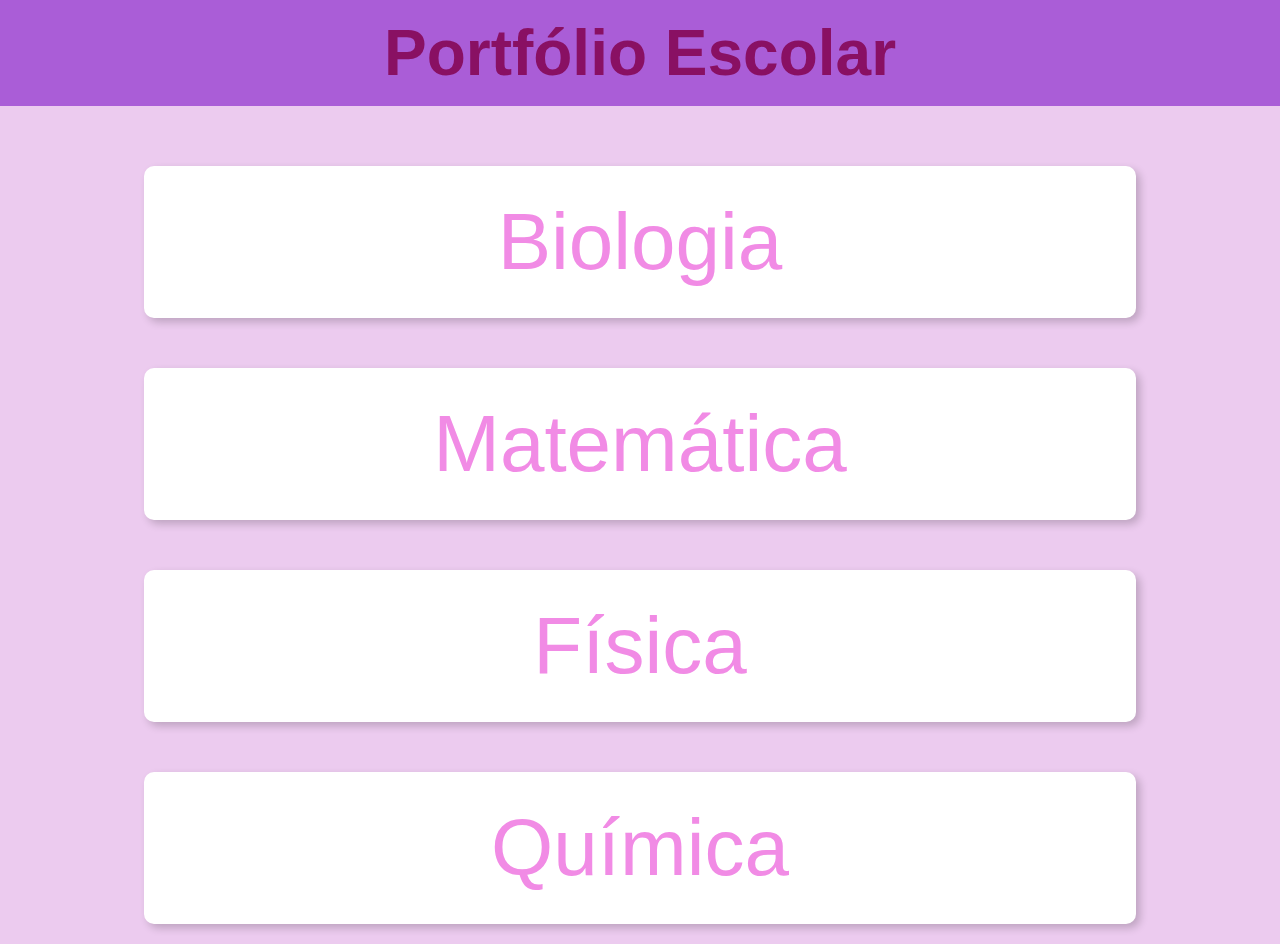
<file: index.html>
<!DOCTYPE html>
<html lang="pt-br">

<head>
    <meta charset="UTF-8">
    <meta http-equiv="X-UA-Compatible" content="IE=edge">
    <meta name="viewport" content="width=device-width, initial-scale=1.0">
    <title>Portfólio</title>
    <link rel="stylesheet" href="styles.css">
    <link href="https://fonts.googleapis.com/icon?family=Material+Icons" rel="stylesheet">

</head>

<body>
    <header>
        <div class="portfolio">
            <h1>Portfólio Escolar</h1>
        </div>
    </header>
    
    <main>
        <section class="container">
            <div class="disciplina">
                <a href="biologia.html"> Biologia</a>
            </div>
            <div class="disciplina">
                <a href="matematica.html"> Matemática</a>
            </div>
            <div class="disciplina">
                <a href="fisica.html"> Física</a>
            </div>
            <div class="disciplina">
                <a href="quimica.html"> Química</a>
            </div>
        </section>
    </main>
    <footer></footer>
</body>

</html>
</file>
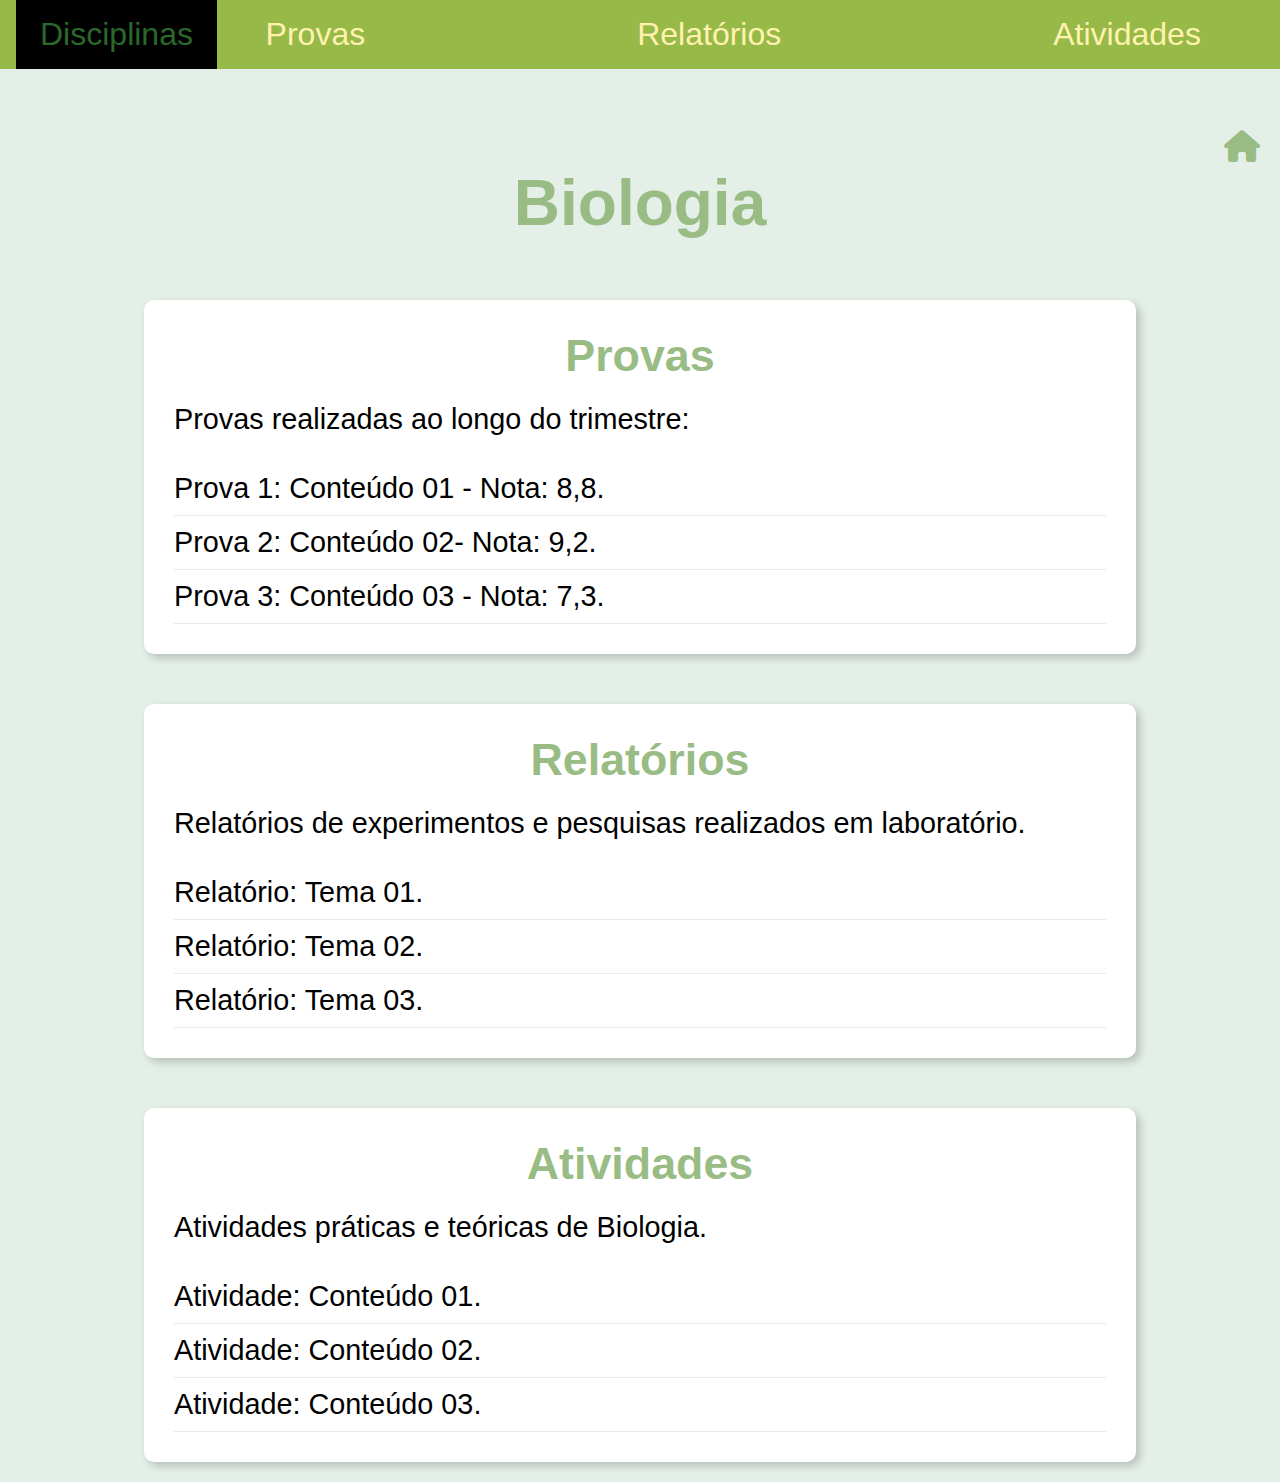
<file: biologia.html>
<!DOCTYPE html>
<html lang="pt-br">

<head>
    <meta charset="UTF-8">
    <meta http-equiv="X-UA-Compatible" content="IE=edge">
    <meta name="viewport" content="width=device-width, initial-scale=1.0">
    <title>Portfólio de Biologia</title>
    <link rel="stylesheet" href="biologia.css">
    <link rel="stylesheet" href="https://cdnjs.cloudflare.com/ajax/libs/font-awesome/6.7.2/css/all.min.css"
        integrity="sha512-Evv84Mr4kqVGRNSgIGL/F/aIDqQb7xQ2vcrdIwxfjThSH8CSR7PBEakCr51Ck+w+/U6swU2Im1vVX0SVk9ABhg=="
        crossorigin="anonymous" referrerpolicy="no-referrer" />
    <link href="https://fonts.googleapis.com/icon?family=Material+Icons" rel="stylesheet">

</head>

<body>
    <header>

        <div class="menu-disciplina">
            <input type="checkbox" id="menu-toggle">
            <label for="menu-toggle" class="botao-disciplinas">Disciplinas</label>
            <div class="lista-vertical">
                <a href="matematica.html">Matemática</a>
                <a href="fisica.html">Física</a>
                <a href="quimica.html">Química</a>
            </div>
        </div>


        <div class="links-principais">
            <ul class="lista-horizontal">
                <li><a href="#provas">Provas</a></li>
                <li><a href="#relatorios">Relatórios</a></li>
                <li><a href="#atividades">Atividades</a></li>
            </ul>
        </div>
    </header>
    <main>
        <div class="home">
            <a href="./index.html"><i class="fa-solid fa-house"></i></a>
        </div>
        <h1>Biologia</h1>
        <section class="biologia-container">
            <div id="provas" class="conteudo">
                <h2>Provas</h2>
                <p>Provas realizadas ao longo do trimestre:</p>
                <ul>
                    <li>Prova 1: Conteúdo 01 - Nota: 8,8.<span class="block"> <br>Lorem ipsum dolor sit amet, consectetur adipiscing
                            elit, sed do eiusmod tempor incididunt ut labore et dolore magna aliqua. Ut enim ad minim
                            veniam, quis nostrud exercitation ullamco laboris nisi ut aliquip ex ea commodo consequat.
                            Duis aute irure dolor in reprehenderit in voluptate velit esse cillum dolore eu fugiat nulla
                            pariatur. Excepteur sint occaecat cupidatat non proident, sunt in culpa qui officia deserunt
                            mollit anim id est laborum.</span>
                    </li>
                    <li>Prova 2: Conteúdo 02- Nota: 9,2.</li>
                    <li>Prova 3: Conteúdo 03 - Nota: 7,3.</li>
                </ul>
            </div>
            <div id="relatorios" class="conteudo">
                <h2>Relatórios</h2>
                <p>Relatórios de experimentos e pesquisas realizados em laboratório.</p>
                <ul>
                    <li>Relatório: Tema 01. <span class="opacidade"> <br>Lorem ipsum dolor sit amet, consectetur adipiscing
                        elit, sed do eiusmod tempor incididunt ut labore et dolore magna aliqua. Ut enim ad minim
                        veniam, quis nostrud exercitation ullamco laboris nisi ut aliquip ex ea commodo consequat.
                        Duis aute irure dolor in reprehenderit in voluptate velit esse cillum dolore eu fugiat nulla
                        pariatur. Excepteur sint occaecat cupidatat non proident, sunt in culpa qui officia deserunt
                        mollit anim id est laborum.</span></li>
                    <li>Relatório: Tema 02.</li>
                    <li>Relatório: Tema 03.</li>
                </ul>
            </div>
            <div id="atividades" class="conteudo">
                <h2>Atividades</h2>
                <p>Atividades práticas e teóricas de Biologia.</p>
                <ul>
                    <li>Atividade: Conteúdo 01.</li>
                    <li>Atividade: Conteúdo 02.</li>
                    <li>Atividade: Conteúdo 03.</li>
                </ul>
            </div>
        </section>
    </main>
    <footer></footer>
</body>

</html>
</file>
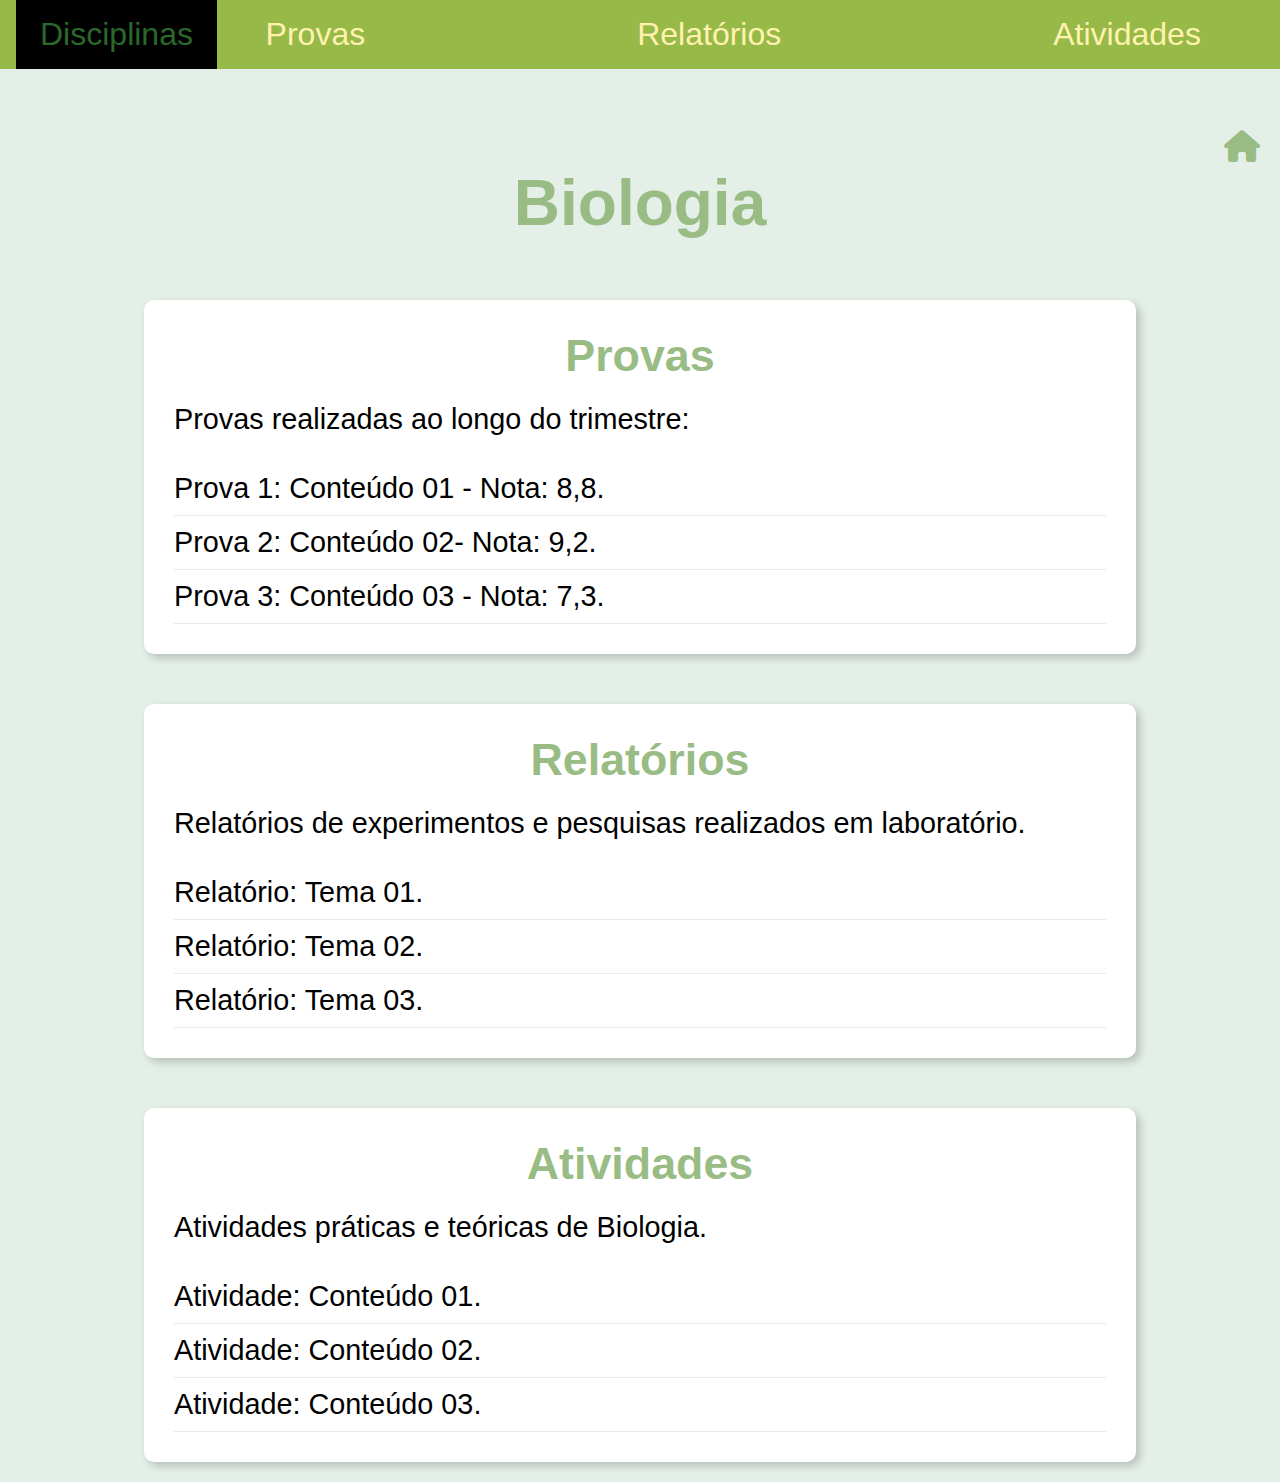
<file: materias/biologia.html>
<!DOCTYPE html>
<html lang="pt-br">

<head>
    <meta charset="UTF-8">
    <meta http-equiv="X-UA-Compatible" content="IE=edge">
    <meta name="viewport" content="width=device-width, initial-scale=1.0">
    <title>Portfólio de Biologia</title>
    <link rel="stylesheet" href="../biologia.css">
    <link rel="stylesheet" href="https://cdnjs.cloudflare.com/ajax/libs/font-awesome/6.7.2/css/all.min.css"
        integrity="sha512-Evv84Mr4kqVGRNSgIGL/F/aIDqQb7xQ2vcrdIwxfjThSH8CSR7PBEakCr51Ck+w+/U6swU2Im1vVX0SVk9ABhg=="
        crossorigin="anonymous" referrerpolicy="no-referrer" />
    <link href="https://fonts.googleapis.com/icon?family=Material+Icons" rel="stylesheet">

</head>

<body>
    <header>

        <div class="menu-disciplina">
            <input type="checkbox" id="menu-toggle">
            <label for="menu-toggle" class="botao-disciplinas">Disciplinas</label>
            <div class="lista-vertical">
                <a href="./matematica">Matemática</a>
                <a href="#">Física</a>
                <a href="./quimica">Química</a>
            </div>
        </div>


        <div class="links-principais">
            <ul class="lista-horizontal">
                <li><a href="#provas">Provas</a></li>
                <li><a href="#relatorios">Relatórios</a></li>
                <li><a href="#atividades">Atividades</a></li>
            </ul>
        </div>
    </header>
    <main>
        <div class="home">
            <a href="../index.html"><i class="fa-solid fa-house"></i></a>
        </div>
        <h1>Biologia</h1>
        <section class="biologia-container">
            <div id="provas" class="conteudo">
                <h2>Provas</h2>
                <p>Provas realizadas ao longo do trimestre:</p>
                <ul>
                    <li>Prova 1: Conteúdo 01 - Nota: 8,8. 
                        <span class="opacidade"> <br>Lorem ipsum dolor sit amet, consectetur adipiscing
                            elit, sed do eiusmod tempor incididunt ut labore et dolore magna aliqua. Ut enim ad minim
                            veniam, quis nostrud exercitation ullamco laboris nisi ut aliquip ex ea commodo consequat.
                            Duis aute irure dolor in reprehenderit in voluptate velit esse cillum dolore eu fugiat nulla
                            pariatur. Excepteur sint occaecat cupidatat non proident, sunt in culpa qui officia deserunt
                            mollit anim id est laborum.
                        </span>
                    </li>
                    <li>Prova 2: Conteúdo 02- Nota: 9,2. 
                        <span class="opacidade"> <br>Lorem ipsum dolor sit amet, consectetur adipiscing
                            elit, sed do eiusmod tempor incididunt ut labore et dolore magna aliqua. Ut enim ad minim
                            veniam, quis nostrud exercitation ullamco laboris nisi ut aliquip ex ea commodo consequat.
                            Duis aute irure dolor in reprehenderit in voluptate velit esse cillum dolore eu fugiat nulla
                            pariatur. Excepteur sint occaecat cupidatat non proident, sunt in culpa qui officia deserunt
                            mollit anim id est laborum.
                        </span>
                    </li>
                    <li>Prova 3: Conteúdo 03 - Nota: 7,3. 
                        <span class="opacidade"> <br>Lorem ipsum dolor sit amet, consectetur adipiscing
                            elit, sed do eiusmod tempor incididunt ut labore et dolore magna aliqua. Ut enim ad minim
                            veniam, quis nostrud exercitation ullamco laboris nisi ut aliquip ex ea commodo consequat.
                            Duis aute irure dolor in reprehenderit in voluptate velit esse cillum dolore eu fugiat nulla
                            pariatur. Excepteur sint occaecat cupidatat non proident, sunt in culpa qui officia deserunt
                            mollit anim id est laborum.
                        </span>
                    </li>
                </ul>
            </div>
            <div id="relatorios" class="conteudo">
                <h2>Relatórios</h2>
                <p>Relatórios de experimentos e pesquisas realizados em laboratório.</p>
                <ul>
                    <li>Relatório: Tema 01. 
                        <span class="opacidade"> <br>Lorem ipsum dolor sit amet, consectetur adipiscing
                            elit, sed do eiusmod tempor incididunt ut labore et dolore magna aliqua. Ut enim ad minim
                            veniam, quis nostrud exercitation ullamco laboris nisi ut aliquip ex ea commodo consequat.
                            Duis aute irure dolor in reprehenderit in voluptate velit esse cillum dolore eu fugiat nulla
                            pariatur. Excepteur sint occaecat cupidatat non proident, sunt in culpa qui officia deserunt
                            mollit anim id est laborum.
                        </span>
                    <li>Relatório: Tema 02. 
                        <span class="opacidade"> <br>Lorem ipsum dolor sit amet, consectetur adipiscing
                            elit, sed do eiusmod tempor incididunt ut labore et dolore magna aliqua. Ut enim ad minim
                            veniam, quis nostrud exercitation ullamco laboris nisi ut aliquip ex ea commodo consequat.
                            Duis aute irure dolor in reprehenderit in voluptate velit esse cillum dolore eu fugiat nulla
                            pariatur. Excepteur sint occaecat cupidatat non proident, sunt in culpa qui officia deserunt
                            mollit anim id est laborum.
                        </span>
                    </li>
                    <li>Relatório: Tema 03. 
                        <span class="opacidade"> <br>Lorem ipsum dolor sit amet, consectetur adipiscing
                            elit, sed do eiusmod tempor incididunt ut labore et dolore magna aliqua. Ut enim ad minim
                            veniam, quis nostrud exercitation ullamco laboris nisi ut aliquip ex ea commodo consequat.
                            Duis aute irure dolor in reprehenderit in voluptate velit esse cillum dolore eu fugiat nulla
                            pariatur. Excepteur sint occaecat cupidatat non proident, sunt in culpa qui officia deserunt
                            mollit anim id est laborum.
                        </span>                         
                    </li>
                </ul>
            </div>
            <div id="atividades" class="conteudo">
                <h2>Atividades</h2>
                <p>Atividades práticas e teóricas de Biologia.</p>
                <ul>
                    <li>Atividade: Conteúdo 01. 
                        <span class="opacidade"> <br>Lorem ipsum dolor sit amet, consectetur adipiscing
                            elit, sed do eiusmod tempor incididunt ut labore et dolore magna aliqua. Ut enim ad minim
                            veniam, quis nostrud exercitation ullamco laboris nisi ut aliquip ex ea commodo consequat.
                            Duis aute irure dolor in reprehenderit in voluptate velit esse cillum dolore eu fugiat nulla
                            pariatur. Excepteur sint occaecat cupidatat non proident, sunt in culpa qui officia deserunt
                            mollit anim id est laborum.
                        </span>  
                    </li>
                    <li>Atividade: Conteúdo 02. 
                        <span class="opacidade"> <br>Lorem ipsum dolor sit amet, consectetur adipiscing
                            elit, sed do eiusmod tempor incididunt ut labore et dolore magna aliqua. Ut enim ad minim
                            veniam, quis nostrud exercitation ullamco laboris nisi ut aliquip ex ea commodo consequat.
                            Duis aute irure dolor in reprehenderit in voluptate velit esse cillum dolore eu fugiat nulla
                            pariatur. Excepteur sint occaecat cupidatat non proident, sunt in culpa qui officia deserunt
                            mollit anim id est laborum.
                        </span>  
                    </li> 
                    <li>Atividade: Conteúdo 03. 
                        <span class="opacidade"> <br>Lorem ipsum dolor sit amet, consectetur adipiscing
                            elit, sed do eiusmod tempor incididunt ut labore et dolore magna aliqua. Ut enim ad minim
                            veniam, quis nostrud exercitation ullamco laboris nisi ut aliquip ex ea commodo consequat.
                            Duis aute irure dolor in reprehenderit in voluptate velit esse cillum dolore eu fugiat nulla
                            pariatur. Excepteur sint occaecat cupidatat non proident, sunt in culpa qui officia deserunt
                            mollit anim id est laborum.
                        </span>                           
                    </li>
                </ul>
            </div>
        </section>
    </main>
    <footer></footer>
</body>

</html>
</file>
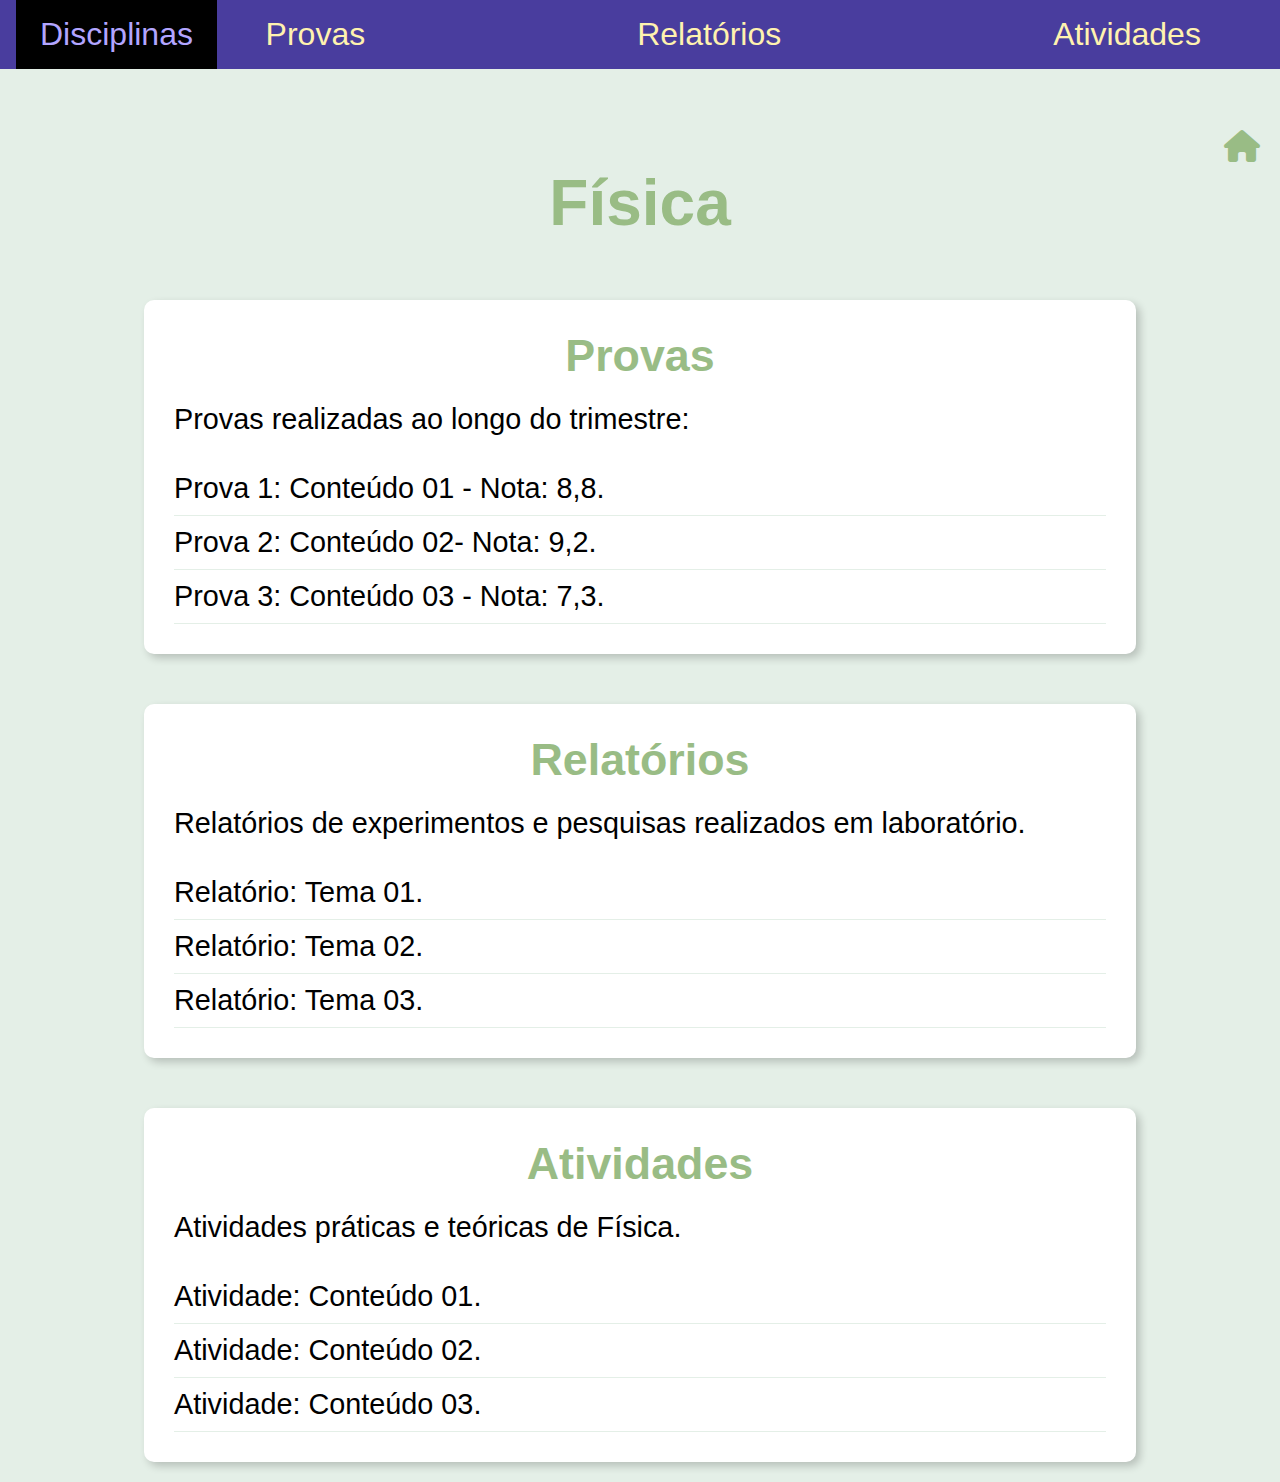
<file: materias/fisica.html>
<!DOCTYPE html>
<html lang="pt-br">

<head>
    <meta charset="UTF-8">
    <meta http-equiv="X-UA-Compatible" content="IE=edge">
    <meta name="viewport" content="width=device-width, initial-scale=1.0">
    <title>Portfólio de Física</title>
    <link rel="stylesheet" href="../fisica.css">
    <link rel="stylesheet" href="https://cdnjs.cloudflare.com/ajax/libs/font-awesome/6.7.2/css/all.min.css"
        integrity="sha512-Evv84Mr4kqVGRNSgIGL/F/aIDqQb7xQ2vcrdIwxfjThSH8CSR7PBEakCr51Ck+w+/U6swU2Im1vVX0SVk9ABhg=="
        crossorigin="anonymous" referrerpolicy="no-referrer" />
    <link href="https://fonts.googleapis.com/icon?family=Material+Icons" rel="stylesheet">

</head>

<body>
    <header>

        <div class="menu-disciplina">
            <input type="checkbox" id="menu-toggle">
            <label for="menu-toggle" class="botao-disciplinas">Disciplinas</label>
            <div class="lista-vertical">
                <a href="./matematica">Matemática</a>
                <a href="./biologia">Biologia</a>
                <a href="./quimica">Química</a>
            </div>
        </div>


        <div class="links-principais">
            <ul class="lista-horizontal">
                <li><a href="#provas">Provas</a></li>
                <li><a href="#relatorios">Relatórios</a></li>
                <li><a href="#atividades">Atividades</a></li>
            </ul>
        </div>
    </header>
    <main>
        <div class="home">
            <a href="../index.html"><i class="fa-solid fa-house"></i></a>
        </div>
        <h1>Física</h1>
        <section class="fisica-container">
            <div id="provas" class="conteudo">
                <h2>Provas</h2>
                <p>Provas realizadas ao longo do trimestre:</p>
                <ul>
                    <li>Prova 1: Conteúdo 01 - Nota: 8,8. 
                        <span class="opacidade"> <br>Lorem ipsum dolor sit amet, consectetur adipiscing
                            elit, sed do eiusmod tempor incididunt ut labore et dolore magna aliqua. Ut enim ad minim
                            veniam, quis nostrud exercitation ullamco laboris nisi ut aliquip ex ea commodo consequat.
                            Duis aute irure dolor in reprehenderit in voluptate velit esse cillum dolore eu fugiat nulla
                            pariatur. Excepteur sint occaecat cupidatat non proident, sunt in culpa qui officia deserunt
                            mollit anim id est laborum.
                        </span>
                    </li>
                    <li>Prova 2: Conteúdo 02- Nota: 9,2. 
                        <span class="opacidade"> <br>Lorem ipsum dolor sit amet, consectetur adipiscing
                            elit, sed do eiusmod tempor incididunt ut labore et dolore magna aliqua. Ut enim ad minim
                            veniam, quis nostrud exercitation ullamco laboris nisi ut aliquip ex ea commodo consequat.
                            Duis aute irure dolor in reprehenderit in voluptate velit esse cillum dolore eu fugiat nulla
                            pariatur. Excepteur sint occaecat cupidatat non proident, sunt in culpa qui officia deserunt
                            mollit anim id est laborum.
                        </span>
                    </li>
                    <li>Prova 3: Conteúdo 03 - Nota: 7,3. 
                        <span class="opacidade"> <br>Lorem ipsum dolor sit amet, consectetur adipiscing
                            elit, sed do eiusmod tempor incididunt ut labore et dolore magna aliqua. Ut enim ad minim
                            veniam, quis nostrud exercitation ullamco laboris nisi ut aliquip ex ea commodo consequat.
                            Duis aute irure dolor in reprehenderit in voluptate velit esse cillum dolore eu fugiat nulla
                            pariatur. Excepteur sint occaecat cupidatat non proident, sunt in culpa qui officia deserunt
                            mollit anim id est laborum.
                        </span>
                    </li>
                </ul>
            </div>
            <div id="relatorios" class="conteudo">
                <h2>Relatórios</h2>
                <p>Relatórios de experimentos e pesquisas realizados em laboratório.</p>
                <ul>
                    <li>Relatório: Tema 01. 
                        <span class="opacidade"> <br>Lorem ipsum dolor sit amet, consectetur adipiscing
                            elit, sed do eiusmod tempor incididunt ut labore et dolore magna aliqua. Ut enim ad minim
                            veniam, quis nostrud exercitation ullamco laboris nisi ut aliquip ex ea commodo consequat.
                            Duis aute irure dolor in reprehenderit in voluptate velit esse cillum dolore eu fugiat nulla
                            pariatur. Excepteur sint occaecat cupidatat non proident, sunt in culpa qui officia deserunt
                            mollit anim id est laborum.
                        </span>
                    <li>Relatório: Tema 02. 
                        <span class="opacidade"> <br>Lorem ipsum dolor sit amet, consectetur adipiscing
                            elit, sed do eiusmod tempor incididunt ut labore et dolore magna aliqua. Ut enim ad minim
                            veniam, quis nostrud exercitation ullamco laboris nisi ut aliquip ex ea commodo consequat.
                            Duis aute irure dolor in reprehenderit in voluptate velit esse cillum dolore eu fugiat nulla
                            pariatur. Excepteur sint occaecat cupidatat non proident, sunt in culpa qui officia deserunt
                            mollit anim id est laborum.
                        </span>
                    </li>
                    <li>Relatório: Tema 03. 
                        <span class="opacidade"> <br>Lorem ipsum dolor sit amet, consectetur adipiscing
                            elit, sed do eiusmod tempor incididunt ut labore et dolore magna aliqua. Ut enim ad minim
                            veniam, quis nostrud exercitation ullamco laboris nisi ut aliquip ex ea commodo consequat.
                            Duis aute irure dolor in reprehenderit in voluptate velit esse cillum dolore eu fugiat nulla
                            pariatur. Excepteur sint occaecat cupidatat non proident, sunt in culpa qui officia deserunt
                            mollit anim id est laborum.
                        </span>                         
                    </li>
                </ul>
            </div>
            <div id="atividades" class="conteudo">
                <h2>Atividades</h2>
                <p>Atividades práticas e teóricas de Física.</p>
                <ul>
                    <li>Atividade: Conteúdo 01. 
                        <span class="opacidade"> <br>Lorem ipsum dolor sit amet, consectetur adipiscing
                            elit, sed do eiusmod tempor incididunt ut labore et dolore magna aliqua. Ut enim ad minim
                            veniam, quis nostrud exercitation ullamco laboris nisi ut aliquip ex ea commodo consequat.
                            Duis aute irure dolor in reprehenderit in voluptate velit esse cillum dolore eu fugiat nulla
                            pariatur. Excepteur sint occaecat cupidatat non proident, sunt in culpa qui officia deserunt
                            mollit anim id est laborum.
                        </span>  
                    </li>
                    <li>Atividade: Conteúdo 02. 
                        <span class="opacidade"> <br>Lorem ipsum dolor sit amet, consectetur adipiscing
                            elit, sed do eiusmod tempor incididunt ut labore et dolore magna aliqua. Ut enim ad minim
                            veniam, quis nostrud exercitation ullamco laboris nisi ut aliquip ex ea commodo consequat.
                            Duis aute irure dolor in reprehenderit in voluptate velit esse cillum dolore eu fugiat nulla
                            pariatur. Excepteur sint occaecat cupidatat non proident, sunt in culpa qui officia deserunt
                            mollit anim id est laborum.
                        </span>  
                    </li> 
                    <li>Atividade: Conteúdo 03. 
                        <span class="opacidade"> <br>Lorem ipsum dolor sit amet, consectetur adipiscing
                            elit, sed do eiusmod tempor incididunt ut labore et dolore magna aliqua. Ut enim ad minim
                            veniam, quis nostrud exercitation ullamco laboris nisi ut aliquip ex ea commodo consequat.
                            Duis aute irure dolor in reprehenderit in voluptate velit esse cillum dolore eu fugiat nulla
                            pariatur. Excepteur sint occaecat cupidatat non proident, sunt in culpa qui officia deserunt
                            mollit anim id est laborum.
                        </span>                           
                    </li>
                </ul>
            </div>
        </section>
    </main>
    <footer></footer>
</body>

</html>
</file>
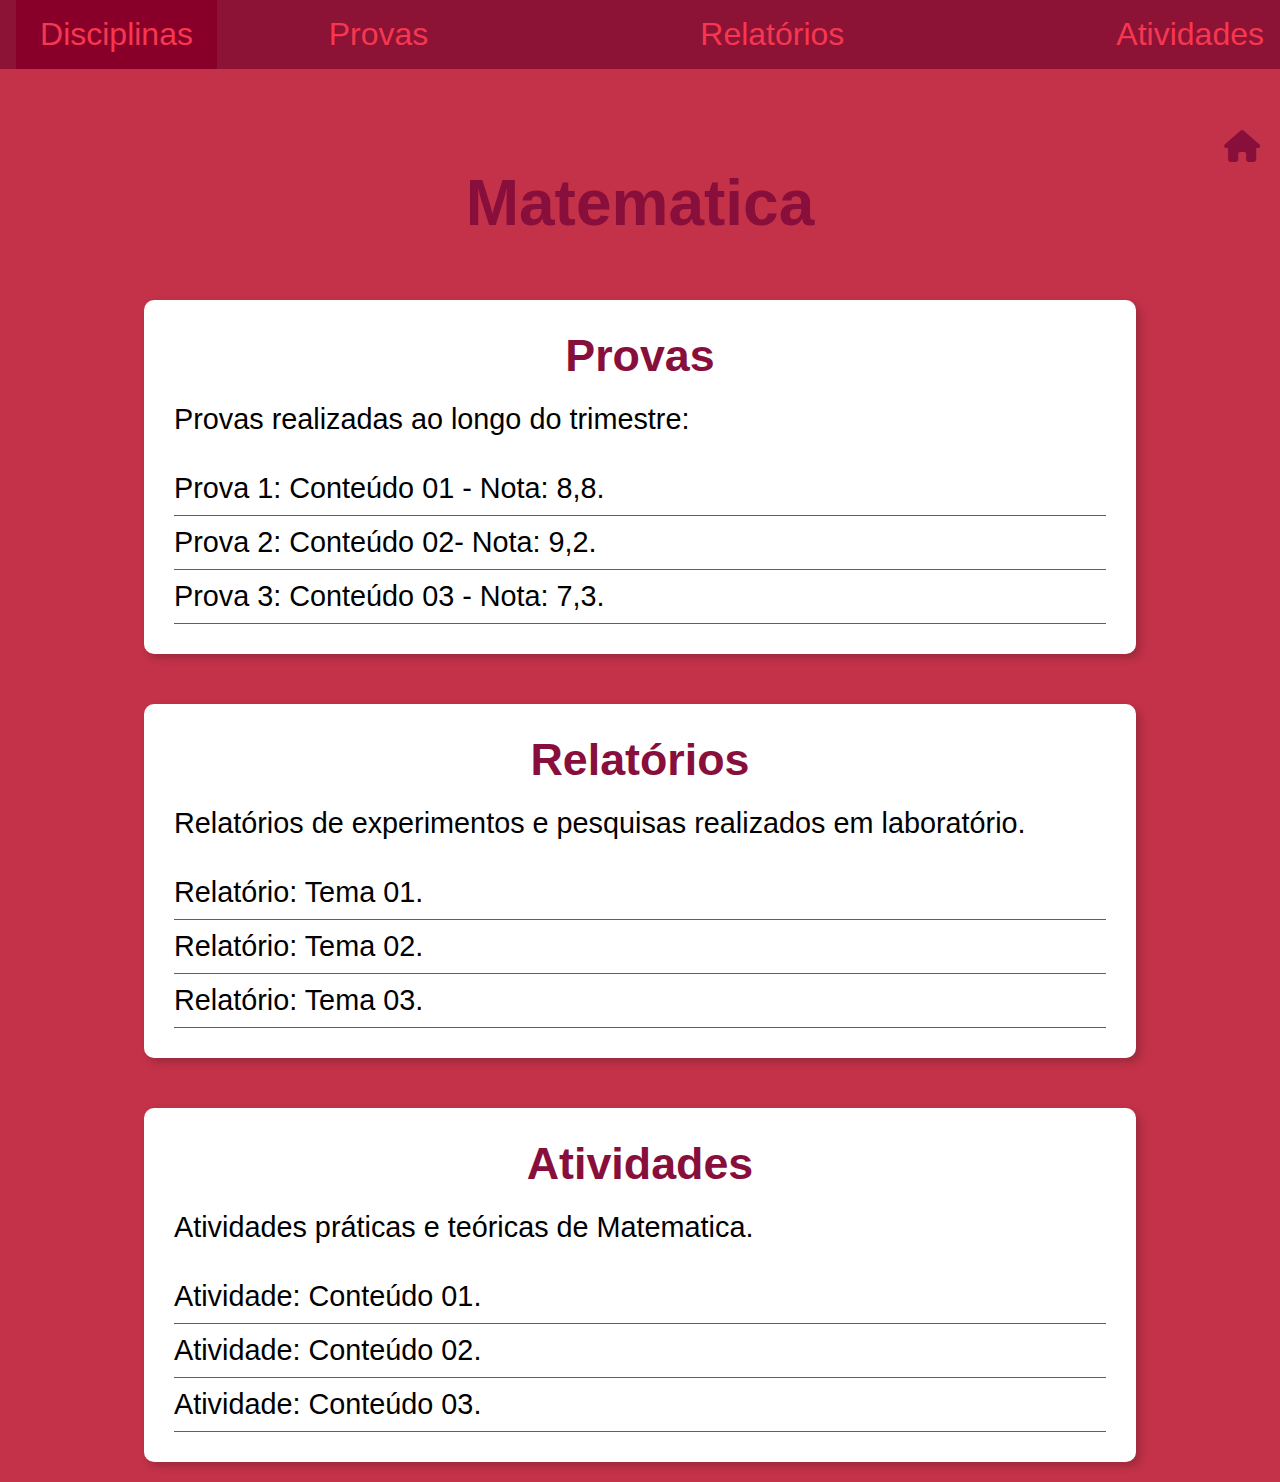
<file: materias/matematica.html>
<!DOCTYPE html>
<html lang="pt-br">

<head>
    <meta charset="UTF-8">
    <meta http-equiv="X-UA-Compatible" content="IE=edge">
    <meta name="viewport" content="width=device-width, initial-scale=1.0">
    <title>Portfólio de Matematica</title>
    <link rel="stylesheet" href="../matematica.css">
    <link rel="stylesheet" href="https://cdnjs.cloudflare.com/ajax/libs/font-awesome/6.7.2/css/all.min.css"
        integrity="sha512-Evv84Mr4kqVGRNSgIGL/F/aIDqQb7xQ2vcrdIwxfjThSH8CSR7PBEakCr51Ck+w+/U6swU2Im1vVX0SVk9ABhg=="
        crossorigin="anonymous" referrerpolicy="no-referrer" />
    <link href="https://fonts.googleapis.com/icon?family=Material+Icons" rel="stylesheet">

</head>

<body>
    <header>

        <div class="menu-disciplina">
            <input type="checkbox" id="menu-toggle">
            <label for="menu-toggle" class="botao-disciplinas">Disciplinas</label>
            <div class="lista-vertical">
                <a href="./biologia">Biologia</a>
                <a href="#">Física</a>
                <a href="./quimica">Química</a>
            </div>
        </div>


        <div class="links-principais">
            <ul class="lista-horizontal">
                <li><a href="#provas">Provas</a></li>
                <li><a href="#relatorios">Relatórios</a></li>
                <li><a href="#atividades">Atividades</a></li>
            </ul>
        </div>
    </header>
    <main>
        <div class="home">
            <a href="../index.html"><i class="fa-solid fa-house"></i></a>
        </div>
        <h1>Matematica</h1>
        <section class="matematica-container">
            <div id="provas" class="conteudo">
                <h2>Provas</h2>
                <p>Provas realizadas ao longo do trimestre:</p>
                <ul>
                    <li>Prova 1: Conteúdo 01 - Nota: 8,8. 
                        <span class="opacidade"> <br>Lorem ipsum dolor sit amet, consectetur adipiscing
                            elit, sed do eiusmod tempor incididunt ut labore et dolore magna aliqua. Ut enim ad minim
                            veniam, quis nostrud exercitation ullamco laboris nisi ut aliquip ex ea commodo consequat.
                            Duis aute irure dolor in reprehenderit in voluptate velit esse cillum dolore eu fugiat nulla
                            pariatur. Excepteur sint occaecat cupidatat non proident, sunt in culpa qui officia deserunt
                            mollit anim id est laborum.
                        </span>
                    </li>
                    <li>Prova 2: Conteúdo 02- Nota: 9,2. 
                        <span class="opacidade"> <br>Lorem ipsum dolor sit amet, consectetur adipiscing
                            elit, sed do eiusmod tempor incididunt ut labore et dolore magna aliqua. Ut enim ad minim
                            veniam, quis nostrud exercitation ullamco laboris nisi ut aliquip ex ea commodo consequat.
                            Duis aute irure dolor in reprehenderit in voluptate velit esse cillum dolore eu fugiat nulla
                            pariatur. Excepteur sint occaecat cupidatat non proident, sunt in culpa qui officia deserunt
                            mollit anim id est laborum.
                        </span>
                    </li>
                    <li>Prova 3: Conteúdo 03 - Nota: 7,3. 
                        <span class="opacidade"> <br>Lorem ipsum dolor sit amet, consectetur adipiscing
                            elit, sed do eiusmod tempor incididunt ut labore et dolore magna aliqua. Ut enim ad minim
                            veniam, quis nostrud exercitation ullamco laboris nisi ut aliquip ex ea commodo consequat.
                            Duis aute irure dolor in reprehenderit in voluptate velit esse cillum dolore eu fugiat nulla
                            pariatur. Excepteur sint occaecat cupidatat non proident, sunt in culpa qui officia deserunt
                            mollit anim id est laborum.
                        </span>
                    </li>
                </ul>
            </div>
            <div id="relatorios" class="conteudo">
                <h2>Relatórios</h2>
                <p>Relatórios de experimentos e pesquisas realizados em laboratório.</p>
                <ul>
                    <li>Relatório: Tema 01. 
                        <span class="opacidade"> <br>Lorem ipsum dolor sit amet, consectetur adipiscing
                            elit, sed do eiusmod tempor incididunt ut labore et dolore magna aliqua. Ut enim ad minim
                            veniam, quis nostrud exercitation ullamco laboris nisi ut aliquip ex ea commodo consequat.
                            Duis aute irure dolor in reprehenderit in voluptate velit esse cillum dolore eu fugiat nulla
                            pariatur. Excepteur sint occaecat cupidatat non proident, sunt in culpa qui officia deserunt
                            mollit anim id est laborum.
                        </span>
                    <li>Relatório: Tema 02. 
                        <span class="opacidade"> <br>Lorem ipsum dolor sit amet, consectetur adipiscing
                            elit, sed do eiusmod tempor incididunt ut labore et dolore magna aliqua. Ut enim ad minim
                            veniam, quis nostrud exercitation ullamco laboris nisi ut aliquip ex ea commodo consequat.
                            Duis aute irure dolor in reprehenderit in voluptate velit esse cillum dolore eu fugiat nulla
                            pariatur. Excepteur sint occaecat cupidatat non proident, sunt in culpa qui officia deserunt
                            mollit anim id est laborum.
                        </span>
                    </li>
                    <li>Relatório: Tema 03. 
                        <span class="opacidade"> <br>Lorem ipsum dolor sit amet, consectetur adipiscing
                            elit, sed do eiusmod tempor incididunt ut labore et dolore magna aliqua. Ut enim ad minim
                            veniam, quis nostrud exercitation ullamco laboris nisi ut aliquip ex ea commodo consequat.
                            Duis aute irure dolor in reprehenderit in voluptate velit esse cillum dolore eu fugiat nulla
                            pariatur. Excepteur sint occaecat cupidatat non proident, sunt in culpa qui officia deserunt
                            mollit anim id est laborum.
                        </span>                         
                    </li>
                </ul>
            </div>
            <div id="atividades" class="conteudo">
                <h2>Atividades</h2>
                <p>Atividades práticas e teóricas de Matematica.</p>
                <ul>
                    <li>Atividade: Conteúdo 01. 
                        <span class="opacidade"> <br>Lorem ipsum dolor sit amet, consectetur adipiscing
                            elit, sed do eiusmod tempor incididunt ut labore et dolore magna aliqua. Ut enim ad minim
                            veniam, quis nostrud exercitation ullamco laboris nisi ut aliquip ex ea commodo consequat.
                            Duis aute irure dolor in reprehenderit in voluptate velit esse cillum dolore eu fugiat nulla
                            pariatur. Excepteur sint occaecat cupidatat non proident, sunt in culpa qui officia deserunt
                            mollit anim id est laborum.
                        </span>  
                    </li>
                    <li>Atividade: Conteúdo 02. 
                        <span class="opacidade"> <br>Lorem ipsum dolor sit amet, consectetur adipiscing
                            elit, sed do eiusmod tempor incididunt ut labore et dolore magna aliqua. Ut enim ad minim
                            veniam, quis nostrud exercitation ullamco laboris nisi ut aliquip ex ea commodo consequat.
                            Duis aute irure dolor in reprehenderit in voluptate velit esse cillum dolore eu fugiat nulla
                            pariatur. Excepteur sint occaecat cupidatat non proident, sunt in culpa qui officia deserunt
                            mollit anim id est laborum.
                        </span>  
                    </li> 
                    <li>Atividade: Conteúdo 03. 
                        <span class="opacidade"> <br>Lorem ipsum dolor sit amet, consectetur adipiscing
                            elit, sed do eiusmod tempor incididunt ut labore et dolore magna aliqua. Ut enim ad minim
                            veniam, quis nostrud exercitation ullamco laboris nisi ut aliquip ex ea commodo consequat.
                            Duis aute irure dolor in reprehenderit in voluptate velit esse cillum dolore eu fugiat nulla
                            pariatur. Excepteur sint occaecat cupidatat non proident, sunt in culpa qui officia deserunt
                            mollit anim id est laborum.
                        </span>                           
                    </li>
                </ul>
            </div>
        </section>
    </main>
    <footer></footer>
</body>

</html>
</file>
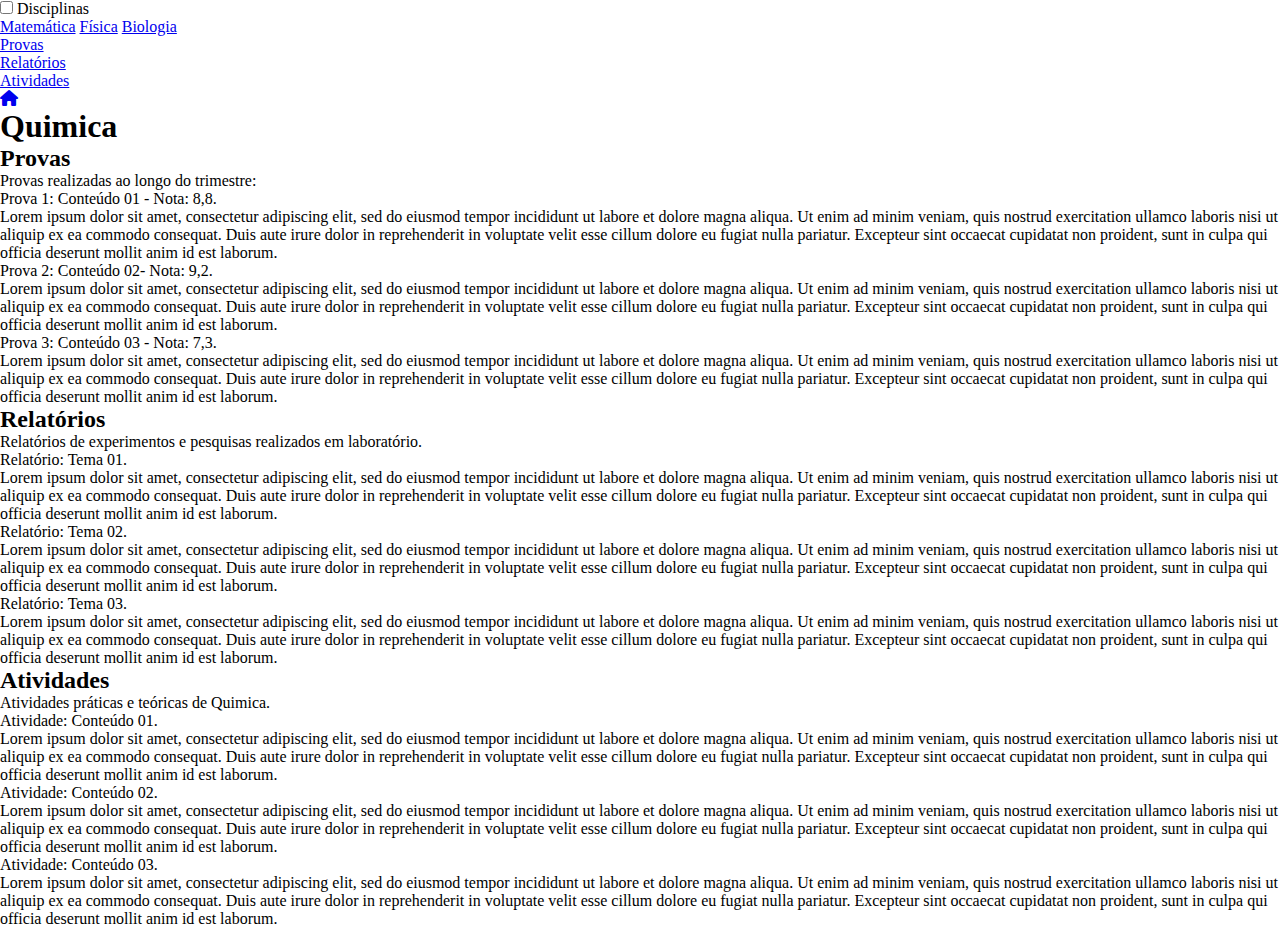
<file: materias/quimica.html>
<!DOCTYPE html>
<html lang="pt-br">

<head>
    <meta charset="UTF-8">
    <meta http-equiv="X-UA-Compatible" content="IE=edge">
    <meta name="viewport" content="width=device-width, initial-scale=1.0">
    <title>Portfólio de Quimica</title>
    <link rel="stylesheet" href="../quimica.css">
    <link rel="stylesheet" href="https://cdnjs.cloudflare.com/ajax/libs/font-awesome/6.7.2/css/all.min.css"
        integrity="sha512-Evv84Mr4kqVGRNSgIGL/F/aIDqQb7xQ2vcrdIwxfjThSH8CSR7PBEakCr51Ck+w+/U6swU2Im1vVX0SVk9ABhg=="
        crossorigin="anonymous" referrerpolicy="no-referrer" />
    <link href="https://fonts.googleapis.com/icon?family=Material+Icons" rel="stylesheet">

</head>

<body>
    <header>

        <div class="menu-disciplina">
            <input type="checkbox" id="menu-toggle">
            <label for="menu-toggle" class="botao-disciplinas">Disciplinas</label>
            <div class="lista-vertical">
                <a href="./matematica">Matemática</a>
                <a href="#">Física</a>
                <a href="./biologia">Biologia</a>
            </div>
        </div>


        <div class="links-principais">
            <ul class="lista-horizontal">
                <li><a href="#provas">Provas</a></li>
                <li><a href="#relatorios">Relatórios</a></li>
                <li><a href="#atividades">Atividades</a></li>
            </ul>
        </div>
    </header>
    <main>
        <div class="home">
            <a href="../index.html"><i class="fa-solid fa-house"></i></a>
        </div>
        <h1>Quimica</h1>
        <section class="quimica-container">
            <div id="provas" class="conteudo">
                <h2>Provas</h2>
                <p>Provas realizadas ao longo do trimestre:</p>
                <ul>
                    <li>Prova 1: Conteúdo 01 - Nota: 8,8. 
                        <span class="opacidade"> <br>Lorem ipsum dolor sit amet, consectetur adipiscing
                            elit, sed do eiusmod tempor incididunt ut labore et dolore magna aliqua. Ut enim ad minim
                            veniam, quis nostrud exercitation ullamco laboris nisi ut aliquip ex ea commodo consequat.
                            Duis aute irure dolor in reprehenderit in voluptate velit esse cillum dolore eu fugiat nulla
                            pariatur. Excepteur sint occaecat cupidatat non proident, sunt in culpa qui officia deserunt
                            mollit anim id est laborum.
                        </span>
                    </li>
                    <li>Prova 2: Conteúdo 02- Nota: 9,2. 
                        <span class="opacidade"> <br>Lorem ipsum dolor sit amet, consectetur adipiscing
                            elit, sed do eiusmod tempor incididunt ut labore et dolore magna aliqua. Ut enim ad minim
                            veniam, quis nostrud exercitation ullamco laboris nisi ut aliquip ex ea commodo consequat.
                            Duis aute irure dolor in reprehenderit in voluptate velit esse cillum dolore eu fugiat nulla
                            pariatur. Excepteur sint occaecat cupidatat non proident, sunt in culpa qui officia deserunt
                            mollit anim id est laborum.
                        </span>
                    </li>
                    <li>Prova 3: Conteúdo 03 - Nota: 7,3. 
                        <span class="opacidade"> <br>Lorem ipsum dolor sit amet, consectetur adipiscing
                            elit, sed do eiusmod tempor incididunt ut labore et dolore magna aliqua. Ut enim ad minim
                            veniam, quis nostrud exercitation ullamco laboris nisi ut aliquip ex ea commodo consequat.
                            Duis aute irure dolor in reprehenderit in voluptate velit esse cillum dolore eu fugiat nulla
                            pariatur. Excepteur sint occaecat cupidatat non proident, sunt in culpa qui officia deserunt
                            mollit anim id est laborum.
                        </span>
                    </li>
                </ul>
            </div>
            <div id="relatorios" class="conteudo">
                <h2>Relatórios</h2>
                <p>Relatórios de experimentos e pesquisas realizados em laboratório.</p>
                <ul>
                    <li>Relatório: Tema 01. 
                        <span class="opacidade"> <br>Lorem ipsum dolor sit amet, consectetur adipiscing
                            elit, sed do eiusmod tempor incididunt ut labore et dolore magna aliqua. Ut enim ad minim
                            veniam, quis nostrud exercitation ullamco laboris nisi ut aliquip ex ea commodo consequat.
                            Duis aute irure dolor in reprehenderit in voluptate velit esse cillum dolore eu fugiat nulla
                            pariatur. Excepteur sint occaecat cupidatat non proident, sunt in culpa qui officia deserunt
                            mollit anim id est laborum.
                        </span>
                    <li>Relatório: Tema 02. 
                        <span class="opacidade"> <br>Lorem ipsum dolor sit amet, consectetur adipiscing
                            elit, sed do eiusmod tempor incididunt ut labore et dolore magna aliqua. Ut enim ad minim
                            veniam, quis nostrud exercitation ullamco laboris nisi ut aliquip ex ea commodo consequat.
                            Duis aute irure dolor in reprehenderit in voluptate velit esse cillum dolore eu fugiat nulla
                            pariatur. Excepteur sint occaecat cupidatat non proident, sunt in culpa qui officia deserunt
                            mollit anim id est laborum.
                        </span>
                    </li>
                    <li>Relatório: Tema 03. 
                        <span class="opacidade"> <br>Lorem ipsum dolor sit amet, consectetur adipiscing
                            elit, sed do eiusmod tempor incididunt ut labore et dolore magna aliqua. Ut enim ad minim
                            veniam, quis nostrud exercitation ullamco laboris nisi ut aliquip ex ea commodo consequat.
                            Duis aute irure dolor in reprehenderit in voluptate velit esse cillum dolore eu fugiat nulla
                            pariatur. Excepteur sint occaecat cupidatat non proident, sunt in culpa qui officia deserunt
                            mollit anim id est laborum.
                        </span>                         
                    </li>
                </ul>
            </div>
            <div id="atividades" class="conteudo">
                <h2>Atividades</h2>
                <p>Atividades práticas e teóricas de Quimica.</p>
                <ul>
                    <li>Atividade: Conteúdo 01. 
                        <span class="opacidade"> <br>Lorem ipsum dolor sit amet, consectetur adipiscing
                            elit, sed do eiusmod tempor incididunt ut labore et dolore magna aliqua. Ut enim ad minim
                            veniam, quis nostrud exercitation ullamco laboris nisi ut aliquip ex ea commodo consequat.
                            Duis aute irure dolor in reprehenderit in voluptate velit esse cillum dolore eu fugiat nulla
                            pariatur. Excepteur sint occaecat cupidatat non proident, sunt in culpa qui officia deserunt
                            mollit anim id est laborum.
                        </span>  
                    </li>
                    <li>Atividade: Conteúdo 02. 
                        <span class="opacidade"> <br>Lorem ipsum dolor sit amet, consectetur adipiscing
                            elit, sed do eiusmod tempor incididunt ut labore et dolore magna aliqua. Ut enim ad minim
                            veniam, quis nostrud exercitation ullamco laboris nisi ut aliquip ex ea commodo consequat.
                            Duis aute irure dolor in reprehenderit in voluptate velit esse cillum dolore eu fugiat nulla
                            pariatur. Excepteur sint occaecat cupidatat non proident, sunt in culpa qui officia deserunt
                            mollit anim id est laborum.
                        </span>  
                    </li> 
                    <li>Atividade: Conteúdo 03. 
                        <span class="opacidade"> <br>Lorem ipsum dolor sit amet, consectetur adipiscing
                            elit, sed do eiusmod tempor incididunt ut labore et dolore magna aliqua. Ut enim ad minim
                            veniam, quis nostrud exercitation ullamco laboris nisi ut aliquip ex ea commodo consequat.
                            Duis aute irure dolor in reprehenderit in voluptate velit esse cillum dolore eu fugiat nulla
                            pariatur. Excepteur sint occaecat cupidatat non proident, sunt in culpa qui officia deserunt
                            mollit anim id est laborum.
                        </span>                           
                    </li>
                </ul>
            </div>
        </section>
    </main>
    <footer></footer>
</body>

</html>
</file>
<file: styles.css>
* {
    margin: 0;
    padding: 0;
    box-sizing: border-box;
}

:root{
    --preto: #000000;
    --marinho: #aa5dd7;
    --amarelo-claro:#891063;
    --roxo-claro:#B2A5FF;
    --verde: #f18be5;
    --azul-claro: #eccbef;
    --branco: #FFFFFF;
    --marron-claro: #FAF1E6;
}

body{
    height: 100vh;
    box-sizing: border-box;
    background-color: var(--azul-claro);
    color: var(--preto);
    font-size: 16px;
    font-family: Arial, Helvetica, sans-serif;
}

header {
    display: flex; 
    width: 100%;
    background-color: var(--marinho);
    padding: 1rem;
    justify-content: center;
}

.portfolio h1{
    font-size: 4rem;
    color: var(--amarelo-claro);
}
main {
    margin: 40px auto;
    padding: 20px;
}


.container {
    display: flex;
    flex-direction: column;
    justify-content: space-between;
    align-items: center;
    gap: 50px;
    flex-wrap: wrap;
}

.disciplina {
    display: flex;
    justify-content: center;
    background-color: var(--branco);
    border-radius: 10px;
    padding: 30px;
    width: 80%;
    min-width: 280px;
    box-shadow: 4px 4px 8px rgba(0, 0, 0, 0.2);
    transition: transform 0.3s ease, box-shadow 0.3s ease;
}

.disciplina:hover {
    transform: translateY(-10px) scale(1.05);
    box-shadow: 0 0 0 25px rgba(0, 0, 0, 0.2);
}

.disciplina a {
    color: var(--verde);
    font-size: 5rem;
    text-decoration: none;
}
</file>
<file: biologia.css>
* {
    margin: 0;
    padding: 0;
    box-sizing: border-box;
}

:root {
    --preto: #000000;
    --marinho: #97b948;
    --amarelo-claro: #FFF2AF;
    --roxo-claro: #2b682b;
    --verde: #99BC85;
    --azul-claro: #E4EFE7;
    --branco: #FFFFFF;
    --marron-claro: #FAF1E6;
}

body {
    height: 100vh;
    box-sizing: border-box;
    background-color: var(--azul-claro);
    color: var(--amarelo-claro);
    font-size: 16px;
    font-family: Arial, Helvetica, sans-serif;
}

header {
    display: flex;
    width: 100%;
    background-color: var(--marinho);
    padding: 1rem;
    position: relative;
    justify-content: center;
}


.menu-disciplina {
    width: 20%;
    display: inline-block;
}

.botao-disciplinas {
    cursor: pointer;
    font-size: 2rem;
    background: none;
    background-color: var(--preto);
    border: none;
    padding: 1.05rem 1.5rem;
    color: var(--roxo-claro);
}

#menu-toggle {
    display: none;
}

.lista-vertical {
    display: none;
    position: absolute;
    background-color: var(--roxo-claro);
    box-shadow: 0 2px 5px var(--marinho);
    min-width: 190px;
    z-index: 1;
    left: 1rem;
    top: 100%;
}

.lista-vertical a {
    color: var(--preto);
    padding: 0.75rem 1rem;
    text-decoration: none;
    font-size: 2rem;
    display: block;
    text-align: center;
}

.lista-vertical a:hover {
    background-color: var(--amarelo-claro);
}

#menu-toggle:checked~.lista-vertical {
    display: block;
}

#menu-toggle:checked+.botao-disciplinas {
    background-color: var(--amarelo-claro);
}

.links-principais {
    width: 80%;
    display: flex;
    justify-content: space-between;
    align-items: center;
}


.lista-horizontal {
    list-style: none;
    display: flex;
    font-size: 2rem;
    gap: 17rem;
}


.lista-horizontal a {
    text-decoration: none;
    color: var(--amarelo-claro);
}

.lista-horizontal a:hover {
    color: var(--preto);
}

main {
    margin: 40px auto;
    padding: 20px;
}

h1 {
    text-align: center;
    color: var(--verde);
    margin-bottom: 60px;
    font-size: 4rem;
}

.biologia-container {
    display: flex;
    flex-direction: column;
    justify-content: space-between;
    align-items: center;
    gap: 50px;
    flex-wrap: wrap;
}

.conteudo {
    background-color: var(--branco);
    border-radius: 10px;
    padding: 30px;
    width: 80%;
    min-width: 280px;
    box-shadow: 4px 4px 8px rgba(0, 0, 0, 0.2);
    transition: transform 0.3s ease, box-shadow 0.3s ease;
}

.conteudo:hover {
    transform: translateY(-10px) scale(1.05);
    box-shadow: 0 0 0 25px rgba(0, 0, 0, 0.2);
}

.conteudo h2 {
    display: flex;
    justify-content: center;
    color: var(--verde);
    margin-bottom: 15px;
    font-size: 2.8rem;
}

.conteudo p {
    line-height: 1.6;
    color: var(--preto);
    margin-bottom: 20px;
    font-size: 1.8rem;
}

.conteudo ul {
    list-style-type: none;
    font-size: 1.8rem;
}

.conteudo ul li {
    padding: 10px 0;
    border-bottom: 1px solid var(--azul-claro);
    transition: transform 0.5s ease;
    color: var(--preto);
}

.conteudo ul li:hover {
    transform: translateX(10px);
    color: var(--verde);
}

.home {
    display: flex;
    justify-content: flex-end;
}

.home a {
    font-size: 2rem;
    color: var(--verde);
}

.conteudo ul li .block {
    display: none;
}

.conteudo ul li:hover .block {
    display: block;
    text-align: justify;
    color: var(--marinho);
    margin-bottom: 5px;
}

.opacidade {
    display: block;
    opacity: 0;
    max-height: 0;
    overflow: hidden;
    transition: opacity 1.5s ease, max-height 1.5s ease;
    color: var(--marinho);
    text-align: justify;
    margin: 0;
    padding: 0;
}

.conteudo ul li:hover .opacidade {
    opacity: 1;
    max-height: 320px;
    text-align: justify;
    color: var(--marinho);
    margin-bottom: 5px;
}
</file>
<file: fisica.css>
* {
    margin: 0;
    padding: 0;
    box-sizing: border-box;
}

:root {
    --preto: #000000;
    --marinho: #493D9E;
    --amarelo-claro: #FFF2AF;
    --roxo-claro: #B2A5FF;
    --verde: #99BC85;
    --azul-claro: #E4EFE7;
    --branco: #FFFFFF;
    --marron-claro: #FAF1E6;
}

body {
    height: 100vh;
    box-sizing: border-box;
    background-color: var(--azul-claro);
    color: var(--amarelo-claro);
    font-size: 16px;
    font-family: Arial, Helvetica, sans-serif;
}

header {
    display: flex;
    width: 100%;
    background-color: var(--marinho);
    padding: 1rem;
    position: relative;
    justify-content: center;
}


.menu-disciplina {
    width: 20%;
    display: inline-block;
}

.botao-disciplinas {
    cursor: pointer;
    font-size: 2rem;
    background: none;
    background-color: var(--preto);
    border: none;
    padding: 1.05rem 1.5rem;
    color: var(--roxo-claro);
}

#menu-toggle {
    display: none;
}

.lista-vertical {
    display: none;
    position: absolute;
    background-color: var(--roxo-claro);
    box-shadow: 0 2px 5px var(--marinho);
    min-width: 190px;
    z-index: 1;
    left: 1rem;
    top: 100%;
}

.lista-vertical a {
    color: var(--preto);
    padding: 0.75rem 1rem;
    text-decoration: none;
    font-size: 2rem;
    display: block;
    text-align: center;
}

.lista-vertical a:hover {
    background-color: var(--amarelo-claro);
}

#menu-toggle:checked~.lista-vertical {
    display: block;
}

#menu-toggle:checked+.botao-disciplinas {
    background-color: var(--amarelo-claro);
}

.links-principais {
    width: 80%;
    display: flex;
    justify-content: space-between;
    align-items: center;
}


.lista-horizontal {
    list-style: none;
    display: flex;
    font-size: 2rem;
    gap: 17rem;
}


.lista-horizontal a {
    text-decoration: none;
    color: var(--amarelo-claro);
}

.lista-horizontal a:hover {
    color: var(--preto);
}

main {
    margin: 40px auto;
    padding: 20px;
}

h1 {
    text-align: center;
    color: var(--verde);
    margin-bottom: 60px;
    font-size: 4rem;
}

.fisica-container {
    display: flex;
    flex-direction: column;
    justify-content: space-between;
    align-items: center;
    gap: 50px;
    flex-wrap: wrap;
}

.conteudo {
    background-color: var(--branco);
    border-radius: 10px;
    padding: 30px;
    width: 80%;
    min-width: 280px;
    box-shadow: 4px 4px 8px rgba(0, 0, 0, 0.2);
    transition: transform 0.3s ease, box-shadow 0.3s ease;
}

.conteudo:hover {
    transform: translateY(-10px) scale(1.05);
    box-shadow: 0 0 0 25px rgba(0, 0, 0, 0.2);
}

.conteudo h2 {
    display: flex;
    justify-content: center;
    color: var(--verde);
    margin-bottom: 15px;
    font-size: 2.8rem;
}

.conteudo p {
    line-height: 1.6;
    color: var(--preto);
    margin-bottom: 20px;
    font-size: 1.8rem;
}

.conteudo ul {
    list-style-type: none;
    font-size: 1.8rem;
}

.conteudo ul li {
    padding: 10px 0;
    border-bottom: 1px solid var(--azul-claro);
    transition: transform 0.5s ease;
    color: var(--preto);
}

.conteudo ul li:hover {
    transform: translateX(10px);
    color: var(--verde);
}

.home {
    display: flex;
    justify-content: flex-end;
}

.home a {
    font-size: 2rem;
    color: var(--verde);
}

.opacidade {
    display: block;
    opacity: 0;
    max-height: 0;
    overflow: hidden;
    transition: opacity 1.5s ease, max-height 1.5s ease;
    color: var(--marinho);
    text-align: justify;
    margin: 0;
    padding: 0;
}

.conteudo ul li:hover .opacidade {
    opacity: 1;
    max-height: 320px;
    text-align: justify;
    color: var(--marinho);
    margin-bottom: 5px;
}
</file>
<file: matematica.css>
* {
    margin: 0;
    padding: 0;
    box-sizing: border-box;
}

:root {
    --preto: #000000;
    --marinho: #8c1236;
    --amarelo-claro: #F7374F;
    --roxo-claro: #ff0000;
    --verde: #880e3b;
    --azul-claro: #c33248;
    --branco: #FFFFFF;
    --marron-claro: #FAF1E6;
}

body {
    height: 100vh;
    box-sizing: border-box;
    background-color: var(--azul-claro);
    color: var(--amarelo-claro);
    font-size: 16px;
    font-family: Arial, Helvetica, sans-serif;
}

header {
    display: flex;
    width: 100%;
    background-color: var(--marinho);
    padding: 1rem;
    position: relative;
    justify-content: flex-end;
    fle
}


.menu-disciplina {
    width: 20%;
    display: inline-block;
}

.botao-disciplinas {
    cursor: pointer;
    font-size: 2rem;
    background: #880029;
    background-color: var(#8c1236);
    border: none;
    padding: 1.05rem 1.5rem;
    color: var(#000000);
}

#menu-toggle {
    display: none;
}

.lista-vertical {
    display: none;
    position: absolute;
    background-color: var(--roxo-claro);
    box-shadow: 0 2px 5px var(--marinho);
    min-width: 190px;
    z-index: 1;
    left: 1rem;
    top: 100%;
}

.lista-vertical a {
    color: var(--preto);
    padding: 0.75rem 1rem;
    text-decoration: none;
    font-size: 2rem;
    display: block;
    text-align: center;
}

.lista-vertical a:hover {
    background-color: var(--amarelo-claro);
}

#menu-toggle:checked~.lista-vertical {
    display: block;
}

#menu-toggle:checked+.botao-disciplinas {
    background-color: var(--amarelo-claro);
}

.links-principais {
    width: 80%;
    display: flex;
    justify-content:end;
    align-items: center;
}


.lista-horizontal {
    list-style: none;
    display: flex;
    font-size: 2rem;
    gap: 17rem;
}


.lista-horizontal a {
    text-decoration: none;
    color: var(--amarelo-claro);
}

.lista-horizontal a:hover {
    color: var(--preto);
}

main {
    margin: 40px auto;
    padding: 20px;
}

h1 {
    text-align: center;
    color: var(--verde);
    margin-bottom: 60px;
    font-size: 4rem;
}

.matematica-container {
    display: flex;
    flex-direction: column;
    justify-content: space-between;
    align-items: center;
    gap: 50px;
    flex-wrap: wrap;
}

.conteudo {
    background-color: var(--branco);
    border-radius: 10px;
    padding: 30px;
    width: 80%;
    min-width: 280px;
    box-shadow: 4px 4px 8px rgba(0, 0, 0, 0.2);
    transition: transform 0.3s ease, box-shadow 0.3s ease;
}

.conteudo:hover {
    transform: translateY(-10px) scale(1.05);
    box-shadow: 0 0 0 25px rgba(0, 0, 0, 0.2);
}

.conteudo h2 {
    display: flex;
    justify-content: center;
    color: var(--verde);
    margin-bottom: 15px;
    font-size: 2.8rem;
}

.conteudo p {
    line-height: 1.6;
    color: var(--preto);
    margin-bottom: 20px;
    font-size: 1.8rem;
}

.conteudo ul {
    list-style-type: none;
    font-size: 1.8rem;
}

.conteudo ul li {
    padding: 10px 0;
    border-bottom: 1px solid var(--azul-claro);
    transition: transform 0.5s ease;
    color: var(--preto);
}

.conteudo ul li:hover {
    transform: translateX(10px);
    color: var(--verde);
}

.home {
    display: flex;
    justify-content: flex-end;
}

.home a {
    font-size: 2rem;
    color: var(--verde);
}

.opacidade {
    display: block;
    opacity: 0;
    max-height: 0;
    overflow: hidden;
    transition: opacity 1.5s ease, max-height 1.5s ease;
    color: var(--marinho);
    text-align: justify;
    margin: 0;
    padding: 0;
}

.conteudo ul li:hover .opacidade {
    opacity: 1;
    max-height: 320px;
    text-align: justify;
    color: var(--marinho);
    margin-bottom: 5px;
}
</file>
<file: quimica.css>
* {
    margin: 0;
    padding: 0;
    box-sizing: border-box;
}
</file>
